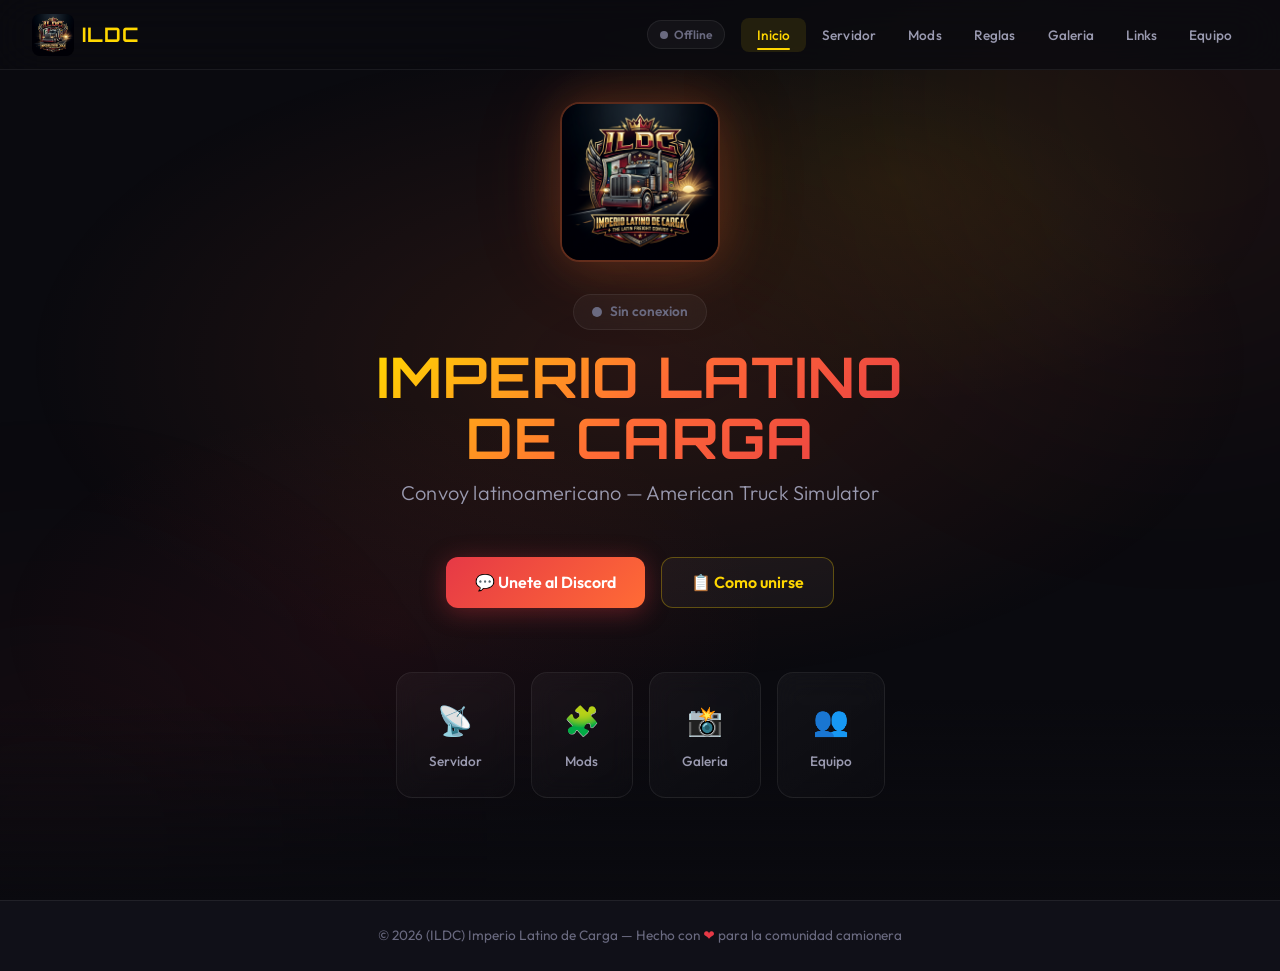
<file: index.html>
<!DOCTYPE html>
<html lang="es">

<head>
  <meta charset="UTF-8">
  <meta name="viewport" content="width=device-width, initial-scale=1.0">
  <title>ILDC Website | Convoy Latino de ATS</title>
  <meta name="description"
    content="Unete al Imperio Latino de Carga. Ranking en vivo, galeria de rutas y la mejor comunidad de American Truck Simulator.">
  <meta name="theme-color" content="#ff9900">
  <meta name="referrer" content="no-referrer">
  <!-- Open Graph -->
  <meta property="og:type" content="website">
  <meta property="og:url" content="https://samigamin.github.io/ildc-website/">
  <meta property="og:title" content="ILDC - Dominando las rutas de ATS &#x1F69B;">
  <meta property="og:description"
    content="Mira nuestro ranking de conductores, descarga nuestros mods y unete a nuestras rutas diarias. El asfalto nos espera!">
  <meta property="og:image"
    content="https://raw.githubusercontent.com/SamiGamin/ildc-website/master/img/og-preview.png">
  <meta property="og:image:width" content="1200">
  <meta property="og:image:height" content="630">
  <meta property="og:image:alt" content="Logo de ILDC con fondo de camion en la ruta">
  <!-- Twitter Card -->
  <meta name="twitter:card" content="summary_large_image">
  <meta name="twitter:title" content="ILDC - Convoy Latino">
  <meta name="twitter:description" content="Ranking en vivo, mods y la mejor comunidad de ATS">
  <meta name="twitter:image"
    content="https://raw.githubusercontent.com/SamiGamin/ildc-website/master/img/og-preview.png">
  <link rel="icon" href="img/logo.png">
  <link rel="manifest" href="manifest.json">
  <link rel="apple-touch-icon" href="img/logo.png">
  <link rel="stylesheet" href="style.css?v=7">
</head>

<body>

  <!-- NAV -->
  <nav id="navbar">
    <a href="index.html" class="nav-logo">
      <img src="img/logo.png" alt="ILDC Logo" width="42" height="42">
      <span>ILDC</span>
    </a>
    <div class="nav-status" id="navStatus"></div>
    <button class="menu-toggle" id="menuToggle" aria-label="Abrir menu">&#9776;</button>
    <ul class="nav-links" id="navLinks">
      <li><a href="index.html" class="active">Inicio</a></li>
      <li><a href="servidor.html">Servidor</a></li>
      <li><a href="mods.html">Mods</a></li>
      <li><a href="reglas.html">Reglas</a></li>
      <li><a href="galeria.html">Galeria</a></li>
      <li><a href="links.html">Links</a></li>
      <li><a href="equipo.html">Equipo</a></li>
    </ul>
  </nav>

  <!-- HERO -->
  <section class="hero">
    <div class="hero-content fade-in">
      <img src="img/logo.png" alt="ILDC Logo" class="hero-logo" width="160" height="160">
      <!-- Live status badge -->
      <div class="live-status" id="liveStatus">
        <span class="status-dot"></span>
        <span class="status-text">Verificando...</span>
      </div>
      <h1>IMPERIO LATINO<br>DE CARGA</h1>
      <p class="subtitle">Convoy latinoamericano &#x2014; American Truck Simulator</p>
      <div class="hero-buttons">
        <a href="https://discord.gg/fw8rq38Ewy" class="btn btn-primary" target="_blank" rel="noopener">&#x1F4AC; Unete
          al Discord</a>
        <a href="servidor.html" class="btn btn-secondary">&#x1F4CB; Como unirse</a>
      </div>
      <div class="page-nav-hints">
        <a href="servidor.html" class="hint-card">
          <span class="hint-icon">&#x1F4E1;</span>
          <span>Servidor</span>
        </a>
        <a href="mods.html" class="hint-card">
          <span class="hint-icon">&#x1F9E9;</span>
          <span>Mods</span>
        </a>
        <a href="galeria.html" class="hint-card">
          <span class="hint-icon">&#x1F4F8;</span>
          <span>Galeria</span>
        </a>
        <a href="equipo.html" class="hint-card">
          <span class="hint-icon">&#x1F465;</span>
          <span>Equipo</span>
        </a>
      </div>
    </div>
  </section>

  <footer>
    <p>&#xA9; 2026 (ILDC) Imperio Latino de Carga &#x2014; Hecho con <span class="heart">&#x2764;</span> para la
      comunidad camionera</p>
  </footer>

  <script src="nav.js"></script>
  <script src="status.js"></script>
</body>

</html>
</file>
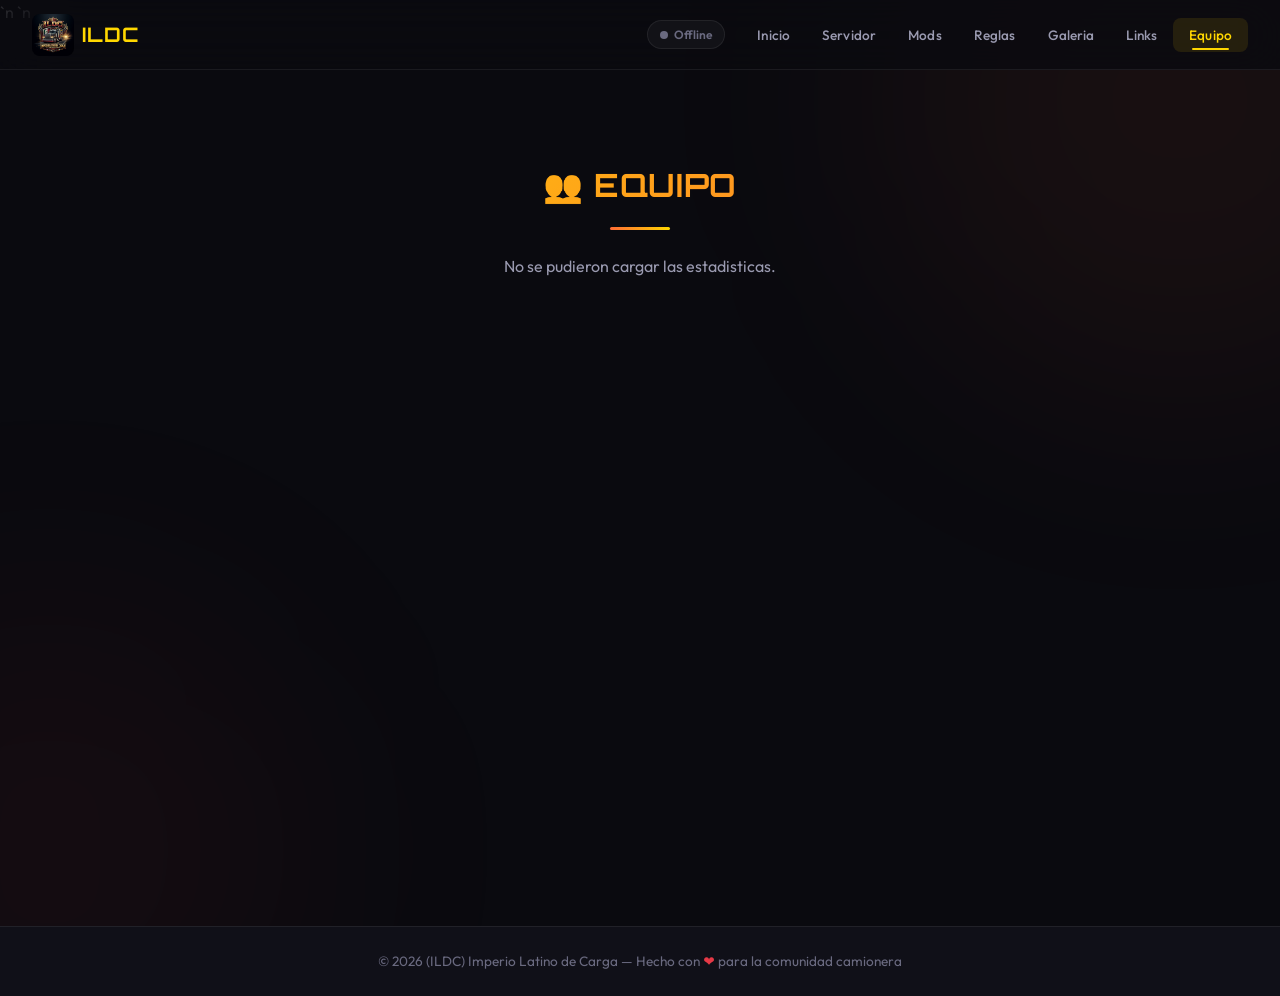
<file: equipo.html>
<!DOCTYPE html>
<html lang="es">

<head>
    <meta charset="UTF-8">
    <meta name="viewport" content="width=device-width, initial-scale=1.0">
    <title>Equipo | ILDC - Imperio Latino de Carga</title>
    <meta name="description" content="Equipo del convoy ILDC. Ranking de jugadores, tiempo de juego y estadisticas.">
    <meta name="theme-color" content="#ff9900">
    <!-- Open Graph -->
    <meta property="og:type" content="website">
    <meta property="og:url" content="https://samigamin.github.io/ildc-website/equipo.html">
    <meta property="og:title" content="Ranking de Conductores | Quien es el Rey de la Ruta?">
    <meta property="og:description"
        content="Mira quien lleva mas horas en la carretera. Estadisticas en vivo del convoy ILDC.">
    <meta property="og:image"
        content="https://raw.githubusercontent.com/SamiGamin/ildc-website/master/img/og-preview.png">
    <meta property="og:image:width" content="1200">
    <meta property="og:image:height" content="630">
    <meta name="twitter:card" content="summary_large_image">
    <meta name="twitter:title" content="Ranking ILDC - Rey de la Ruta">
    <meta name="twitter:image"
        content="https://raw.githubusercontent.com/SamiGamin/ildc-website/master/img/og-preview.png">
    <link rel="icon" href="img/logo.png">`n    <link rel="manifest" href="manifest.json">`n    <link rel="apple-touch-icon" href="img/logo.png">
    <link rel="stylesheet" href="style.css?v=7">
</head>

<body>

    <nav id="navbar">
        <a href="index.html" class="nav-logo">
            <img src="img/logo.png" alt="ILDC Logo" width="42" height="42">
            <span>ILDC</span>
        </a>
        <div class="nav-status" id="navStatus"></div>
        <button class="menu-toggle" id="menuToggle" aria-label="Abrir menu">&#9776;</button>
        <ul class="nav-links" id="navLinks">
            <li><a href="index.html">Inicio</a></li>
            <li><a href="servidor.html">Servidor</a></li>
            <li><a href="mods.html">Mods</a></li>
            <li><a href="reglas.html">Reglas</a></li>
            <li><a href="galeria.html">Galeria</a></li>
            <li><a href="links.html">Links</a></li>
            <li><a href="equipo.html" class="active">Equipo</a></li>
        </ul>
    </nav>

    <main class="page-main">
        <div class="page-content">
            <h2 class="section-title fade-in">&#x1F465; EQUIPO</h2>
            <p class="section-subtitle fade-in" id="teamSubtitle">Cargando estadisticas...</p>
            <div class="members-grid" id="membersGrid"></div>
        </div>
    </main>

    <footer>
        <p>&#xA9; 2026 (ILDC) Imperio Latino de Carga &#x2014; Hecho con <span class="heart">&#x2764;</span> para la
            comunidad camionera</p>
    </footer>

    <script src="nav.js"></script>
    <script>
        async function loadTeam() {
            try {
                let res = await fetch('https://raw.githubusercontent.com/SamiGamin/ildc-website/master/stats.json');
                if (!res.ok) res = await fetch('stats.json');
                if (!res.ok) return;
                const stats = await res.json();
                const players = Object.entries(stats.players || {});
                if (players.length === 0) {
                    document.getElementById('teamSubtitle').textContent = 'Aun no hay miembros registrados. Unete al convoy!';
                    return;
                }
                players.sort((a, b) => b[1].totalMinutes - a[1].totalMinutes);
                const medals = ['\uD83E\uDD47', '\uD83E\uDD48', '\uD83E\uDD49'];
                const grid = document.getElementById('membersGrid');
                grid.innerHTML = '';
                document.getElementById('teamSubtitle').textContent =
                    players.length + ' camioneros \u2022 ' + (stats.totalSessions || 0) + ' convoys realizados';
                players.forEach(function (entry, i) {
                    const name = entry[0];
                    const data = entry[1];
                    const card = document.createElement('div');
                    card.className = 'member-card fade-in visible';
                    const hours = Math.floor(data.totalMinutes / 60);
                    const mins = data.totalMinutes % 60;
                    const timeStr = hours > 0 ? hours + 'h ' + mins + 'm' : mins + 'm';
                    const lastDate = data.lastSeen
                        ? new Date(data.lastSeen).toLocaleDateString('es-CO', { day: 'numeric', month: 'short' })
                        : 'N/A';
                    const medal = medals[i] || '\uD83D\uDE9B';
                    const badgeClass = i === 0 ? 'badge-leader' : i < 3 ? 'badge-mod' : 'badge-member';
                    const badgeText = i === 0 ? 'Top 1' : i === 1 ? 'Top 2' : i === 2 ? 'Top 3' : 'Camionero';
                    card.innerHTML =
                        '<div class="member-avatar">' + medal + '</div>' +
                        '<p class="member-name">' + name + '</p>' +
                        '<p class="member-role">\u23F1\uFE0F ' + timeStr + ' \u2022 ' + data.connections + ' viajes</p>' +
                        '<p class="member-role" style="font-size:0.75rem;margin-top:0.2rem">\uD83D\uDCC5 Visto: ' + lastDate + '</p>' +
                        '<span class="member-badge ' + badgeClass + '">' + badgeText + '</span>';
                    grid.appendChild(card);
                });
            } catch (e) {
                document.getElementById('teamSubtitle').textContent = 'No se pudieron cargar las estadisticas.';
            }
        }
        loadTeam();
    </script>
    <script src="status.js"></script>
</body>

</html>
</file>
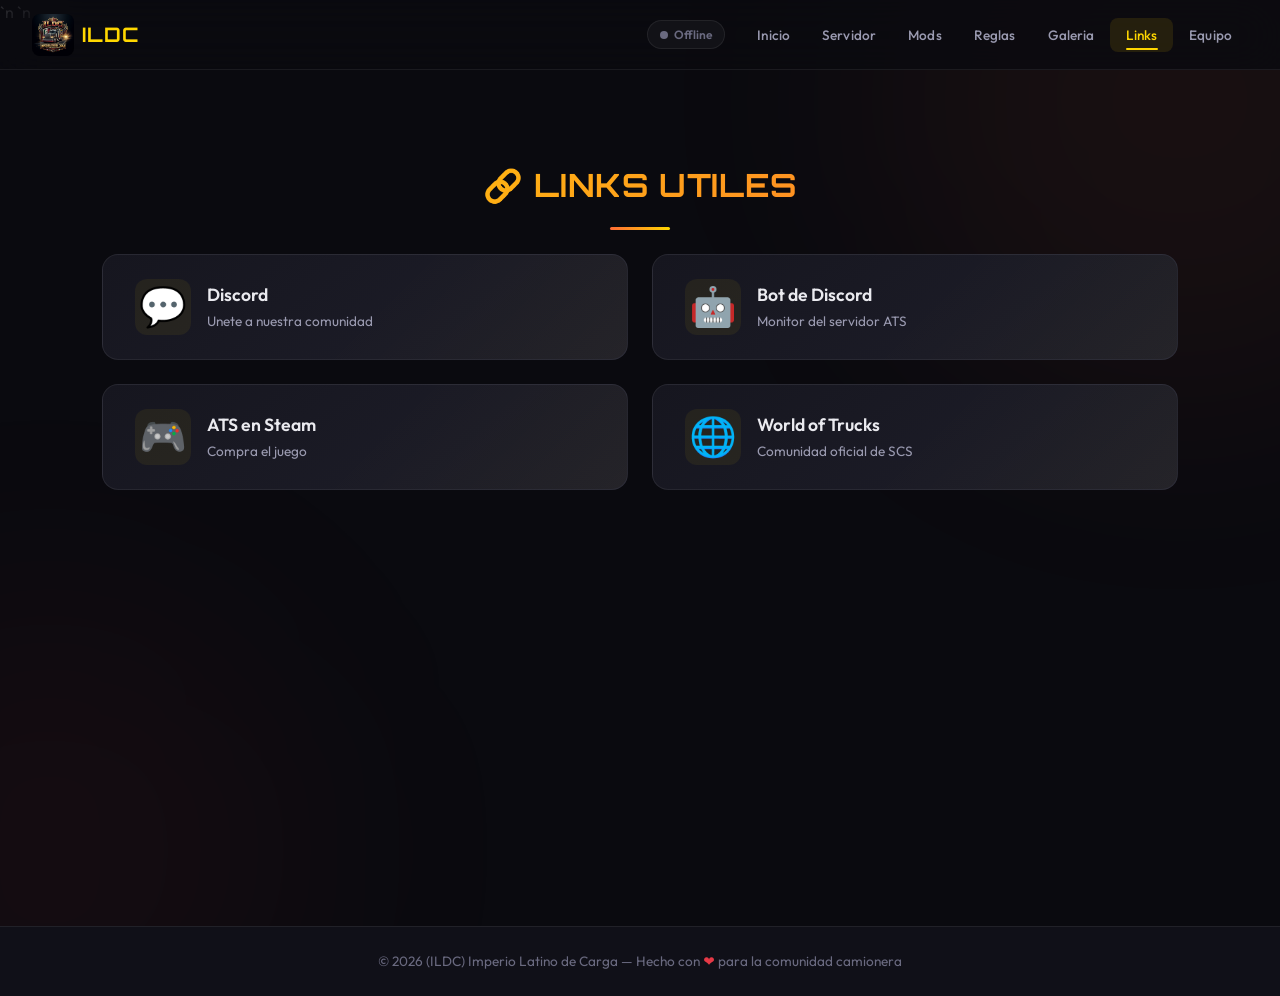
<file: links.html>
<!DOCTYPE html>
<html lang="es">

<head>
    <meta charset="UTF-8">
    <meta name="viewport" content="width=device-width, initial-scale=1.0">
    <title>Links | ILDC - Imperio Latino de Carga</title>
    <meta name="description" content="Links utiles del convoy ILDC. Discord, Steam, bots y mas.">
    <meta name="theme-color" content="#ff9900">
    <!-- Open Graph -->
    <meta property="og:type" content="website">
    <meta property="og:url" content="https://samigamin.github.io/ildc-website/links.html">
    <meta property="og:title" content="Links ILDC | Todos Nuestros Recursos">
    <meta property="og:description"
        content="Discord, Steam Workshop, bots y mas. Todo lo que necesitas para rodar con ILDC.">
    <meta property="og:image"
        content="https://raw.githubusercontent.com/SamiGamin/ildc-website/master/img/og-preview.png">
    <meta property="og:image:width" content="1200">
    <meta property="og:image:height" content="630">
    <meta name="twitter:card" content="summary_large_image">
    <meta name="twitter:title" content="Links ILDC - Recursos">
    <meta name="twitter:image"
        content="https://raw.githubusercontent.com/SamiGamin/ildc-website/master/img/og-preview.png">
    <link rel="icon" href="img/logo.png">`n    <link rel="manifest" href="manifest.json">`n    <link rel="apple-touch-icon" href="img/logo.png">
    <link rel="stylesheet" href="style.css?v=7">
</head>

<body>

    <nav id="navbar">
        <a href="index.html" class="nav-logo">
            <img src="img/logo.png" alt="ILDC Logo" width="42" height="42">
            <span>ILDC</span>
        </a>
        <div class="nav-status" id="navStatus"></div>
        <button class="menu-toggle" id="menuToggle" aria-label="Abrir menu">&#9776;</button>
        <ul class="nav-links" id="navLinks">
            <li><a href="index.html">Inicio</a></li>
            <li><a href="servidor.html">Servidor</a></li>
            <li><a href="mods.html">Mods</a></li>
            <li><a href="reglas.html">Reglas</a></li>
            <li><a href="galeria.html">Galeria</a></li>
            <li><a href="links.html" class="active">Links</a></li>
            <li><a href="equipo.html">Equipo</a></li>
        </ul>
    </nav>

    <main class="page-main">
        <div class="page-content">
            <h2 class="section-title fade-in">&#x1F517; LINKS UTILES</h2>
            <div class="links-grid">
                <a href="https://discord.gg/fw8rq38Ewy" class="link-card fade-in" target="_blank" rel="noopener">
                    <span class="link-icon">&#x1F4AC;</span>
                    <div class="link-info">
                        <h3>Discord</h3>
                        <p>Unete a nuestra comunidad</p>
                    </div>
                </a>
                <a href="https://github.com/SamiGamin/ats-discord-bot" class="link-card fade-in" target="_blank"
                    rel="noopener">
                    <span class="link-icon">&#x1F916;</span>
                    <div class="link-info">
                        <h3>Bot de Discord</h3>
                        <p>Monitor del servidor ATS</p>
                    </div>
                </a>
                <a href="https://store.steampowered.com/app/270880/American_Truck_Simulator/" class="link-card fade-in"
                    target="_blank" rel="noopener">
                    <span class="link-icon">&#x1F3AE;</span>
                    <div class="link-info">
                        <h3>ATS en Steam</h3>
                        <p>Compra el juego</p>
                    </div>
                </a>
                <a href="https://worldoftrucks.com" class="link-card fade-in" target="_blank" rel="noopener">
                    <span class="link-icon">&#x1F310;</span>
                    <div class="link-info">
                        <h3>World of Trucks</h3>
                        <p>Comunidad oficial de SCS</p>
                    </div>
                </a>
            </div>
        </div>
    </main>

    <footer>
        <p>&#xA9; 2026 (ILDC) Imperio Latino de Carga &#x2014; Hecho con <span class="heart">&#x2764;</span> para la
            comunidad camionera</p>
    </footer>

    <script src="nav.js"></script>
    <script src="status.js"></script>
</body>

</html>
</file>
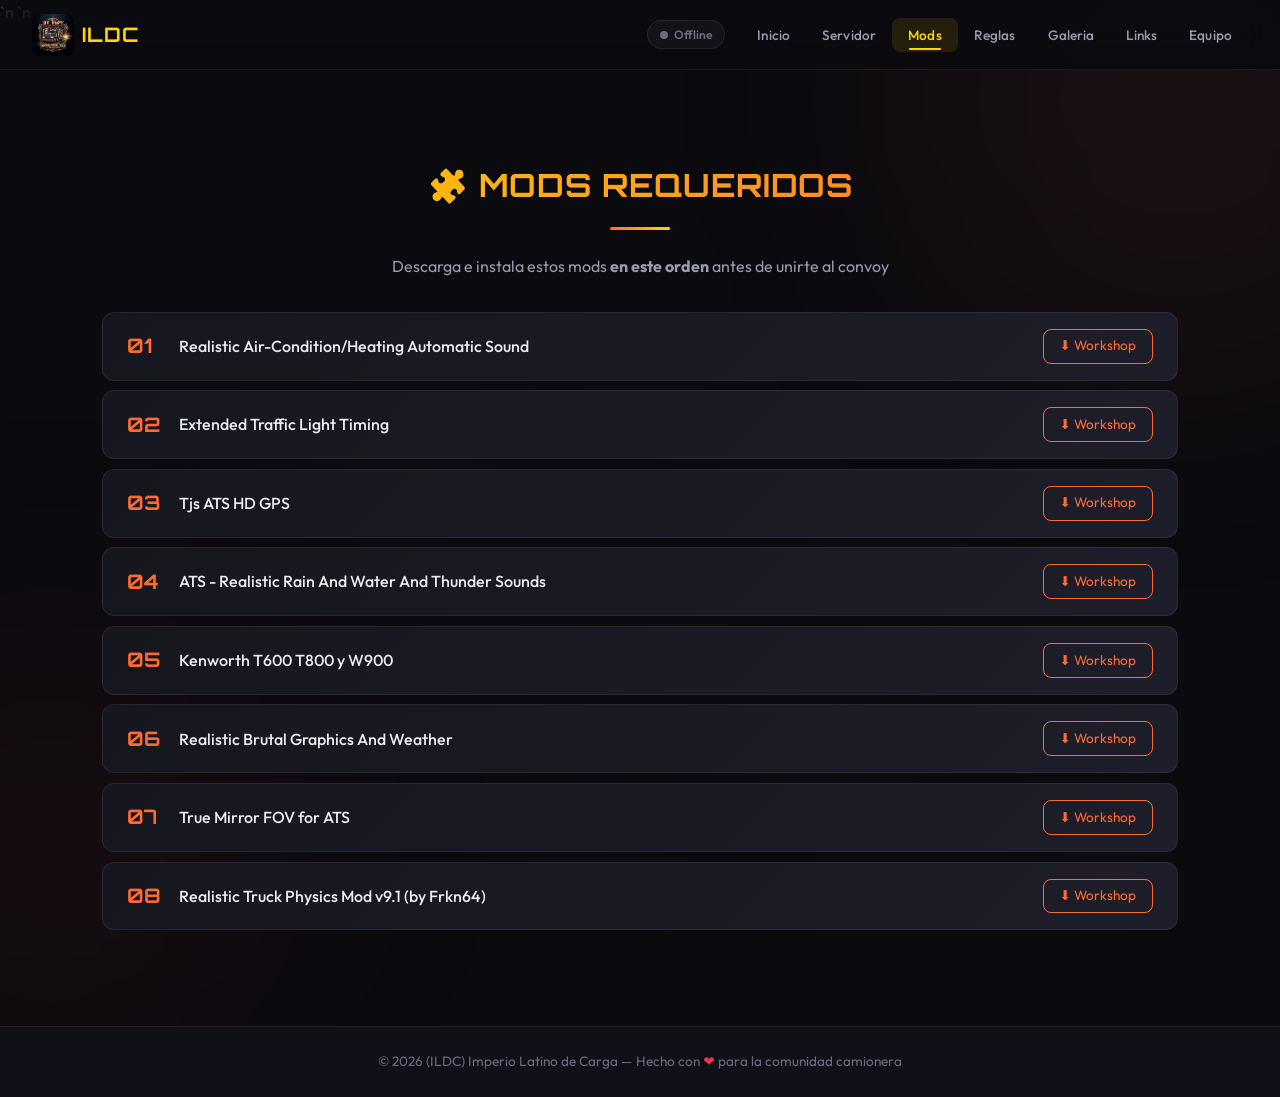
<file: mods.html>
<!DOCTYPE html>
<html lang="es">

<head>
    <meta charset="UTF-8">
    <meta name="viewport" content="width=device-width, initial-scale=1.0">
    <title>Mods | ILDC - Imperio Latino de Carga</title>
    <meta name="description" content="Lista de mods requeridos para unirse al convoy ILDC de American Truck Simulator.">
    <meta name="theme-color" content="#ff9900">
    <!-- Open Graph -->
    <meta property="og:type" content="website">
    <meta property="og:url" content="https://samigamin.github.io/ildc-website/mods.html">
    <meta property="og:title" content="Mods ILDC | Descarga y Prepara tu Camion">
    <meta property="og:description"
        content="8 mods esenciales para la mejor experiencia de convoy. Graficos realistas, fisica mejorada y mas.">
    <meta property="og:image"
        content="https://raw.githubusercontent.com/SamiGamin/ildc-website/master/img/og-preview.png">
    <meta property="og:image:width" content="1200">
    <meta property="og:image:height" content="630">
    <meta name="twitter:card" content="summary_large_image">
    <meta name="twitter:title" content="Mods ILDC - Prepara tu Camion">
    <meta name="twitter:image"
        content="https://raw.githubusercontent.com/SamiGamin/ildc-website/master/img/og-preview.png">
    <link rel="icon" href="img/logo.png">`n    <link rel="manifest" href="manifest.json">`n    <link rel="apple-touch-icon" href="img/logo.png">
    <link rel="stylesheet" href="style.css?v=7">
</head>

<body>

    <nav id="navbar">
        <a href="index.html" class="nav-logo">
            <img src="img/logo.png" alt="ILDC Logo" width="42" height="42">
            <span>ILDC</span>
        </a>
        <div class="nav-status" id="navStatus"></div>
        <button class="menu-toggle" id="menuToggle" aria-label="Abrir menu">&#9776;</button>
        <ul class="nav-links" id="navLinks">
            <li><a href="index.html">Inicio</a></li>
            <li><a href="servidor.html">Servidor</a></li>
            <li><a href="mods.html" class="active">Mods</a></li>
            <li><a href="reglas.html">Reglas</a></li>
            <li><a href="galeria.html">Galeria</a></li>
            <li><a href="links.html">Links</a></li>
            <li><a href="equipo.html">Equipo</a></li>
        </ul>
    </nav>

    <main class="page-main">
        <div class="page-content">
            <h2 class="section-title fade-in">&#x1F9E9; MODS REQUERIDOS</h2>
            <p class="section-subtitle fade-in">Descarga e instala estos mods <strong>en este orden</strong> antes de
                unirte al convoy</p>
            <div class="mod-list">
                <div class="mod-item fade-in">
                    <div class="mod-info"><span class="mod-number">01</span><span class="mod-name">Realistic
                            Air-Condition/Heating Automatic Sound</span></div>
                    <a href="https://steamcommunity.com/sharedfiles/filedetails/?id=3618145782" class="mod-link"
                        target="_blank" rel="noopener">&#x2B07; Workshop</a>
                </div>
                <div class="mod-item fade-in">
                    <div class="mod-info"><span class="mod-number">02</span><span class="mod-name">Extended Traffic
                            Light Timing</span></div>
                    <a href="https://steamcommunity.com/sharedfiles/filedetails/?id=2164516577" class="mod-link"
                        target="_blank" rel="noopener">&#x2B07; Workshop</a>
                </div>
                <div class="mod-item fade-in">
                    <div class="mod-info"><span class="mod-number">03</span><span class="mod-name">Tjs ATS HD GPS</span>
                    </div>
                    <a href="https://steamcommunity.com/sharedfiles/filedetails/?id=3134138996" class="mod-link"
                        target="_blank" rel="noopener">&#x2B07; Workshop</a>
                </div>
                <div class="mod-item fade-in">
                    <div class="mod-info"><span class="mod-number">04</span><span class="mod-name">ATS - Realistic Rain
                            And Water And Thunder Sounds</span></div>
                    <a href="https://steamcommunity.com/sharedfiles/filedetails/?id=3103012397" class="mod-link"
                        target="_blank" rel="noopener">&#x2B07; Workshop</a>
                </div>
                <div class="mod-item fade-in">
                    <div class="mod-info"><span class="mod-number">05</span><span class="mod-name">Kenworth T600 T800 y
                            W900</span></div>
                    <a href="https://steamcommunity.com/sharedfiles/filedetails/?id=3409551902" class="mod-link"
                        target="_blank" rel="noopener">&#x2B07; Workshop</a>
                </div>
                <div class="mod-item fade-in">
                    <div class="mod-info"><span class="mod-number">06</span><span class="mod-name">Realistic Brutal
                            Graphics And Weather</span></div>
                    <a href="https://steamcommunity.com/sharedfiles/filedetails/?id=3103055868" class="mod-link"
                        target="_blank" rel="noopener">&#x2B07; Workshop</a>
                </div>
                <div class="mod-item fade-in">
                    <div class="mod-info"><span class="mod-number">07</span><span class="mod-name">True Mirror FOV for
                            ATS</span></div>
                    <a href="https://steamcommunity.com/sharedfiles/filedetails/?id=1823739259" class="mod-link"
                        target="_blank" rel="noopener">&#x2B07; Workshop</a>
                </div>
                <div class="mod-item fade-in">
                    <div class="mod-info"><span class="mod-number">08</span><span class="mod-name">Realistic Truck
                            Physics Mod v9.1 (by Frkn64)</span></div>
                    <a href="https://steamcommunity.com/sharedfiles/filedetails/?id=2254213086" class="mod-link"
                        target="_blank" rel="noopener">&#x2B07; Workshop</a>
                </div>
            </div>
        </div>
    </main>

    <footer>
        <p>&#xA9; 2026 (ILDC) Imperio Latino de Carga &#x2014; Hecho con <span class="heart">&#x2764;</span> para la
            comunidad camionera</p>
    </footer>

    <script src="nav.js"></script>
    <script src="status.js"></script>
</body>

</html>
</file>
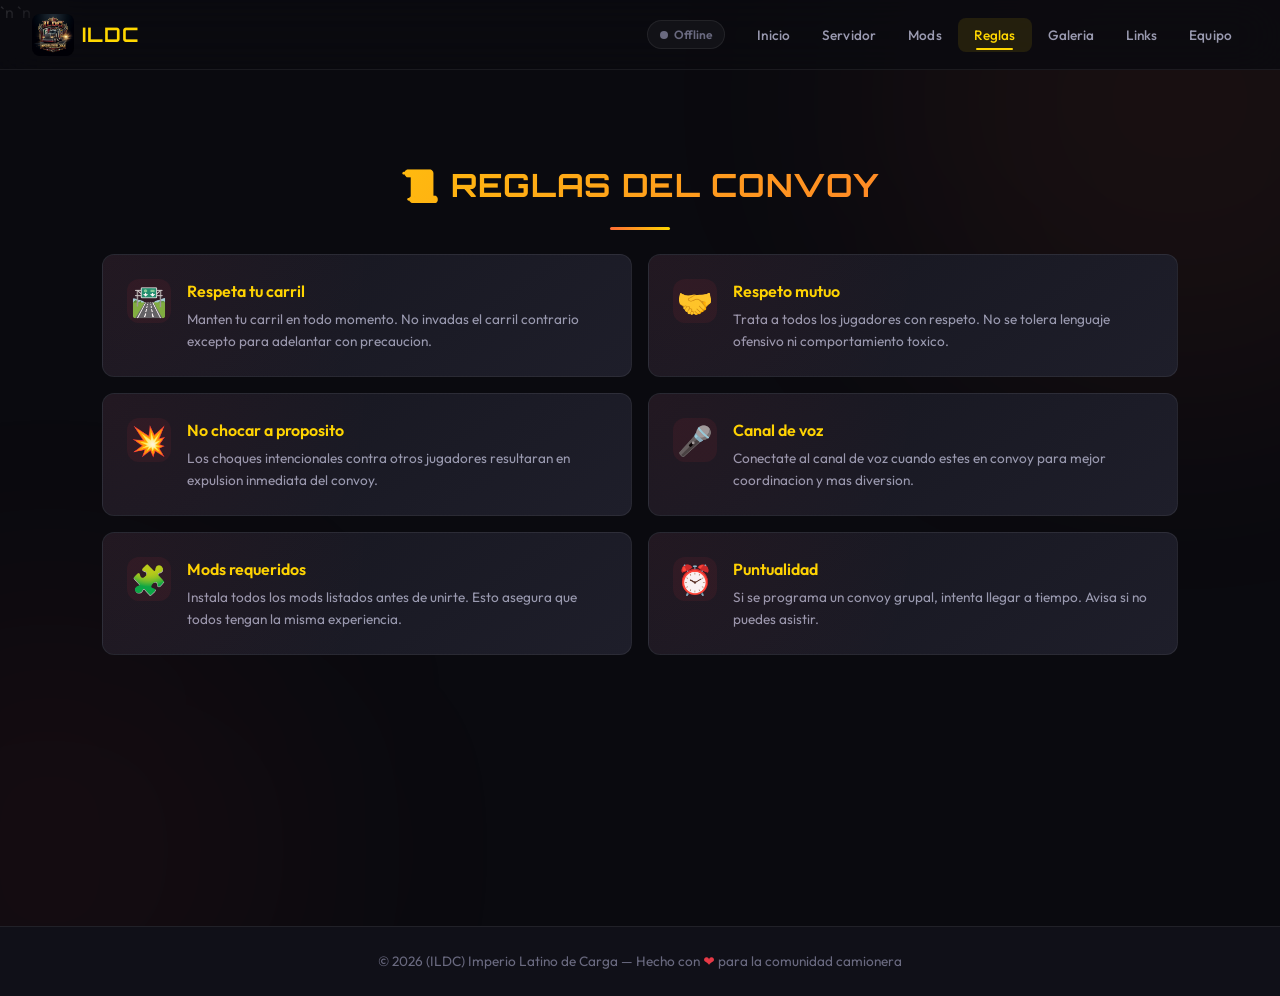
<file: reglas.html>
<!DOCTYPE html>
<html lang="es">

<head>
    <meta charset="UTF-8">
    <meta name="viewport" content="width=device-width, initial-scale=1.0">
    <title>Reglas | ILDC - Imperio Latino de Carga</title>
    <meta name="description" content="Reglas del convoy ILDC. Respeto, seguridad y buena ruta para todos.">
    <meta name="theme-color" content="#ff9900">
    <!-- Open Graph -->
    <meta property="og:type" content="website">
    <meta property="og:url" content="https://samigamin.github.io/ildc-website/reglas.html">
    <meta property="og:title" content="Reglas del Convoy | Respeto en la Ruta">
    <meta property="og:description"
        content="Las reglas que hacen de ILDC la mejor comunidad. Respeto, seguridad y buena ruta para todos.">
    <meta property="og:image"
        content="https://raw.githubusercontent.com/SamiGamin/ildc-website/master/img/og-preview.png">
    <meta property="og:image:width" content="1200">
    <meta property="og:image:height" content="630">
    <meta name="twitter:card" content="summary_large_image">
    <meta name="twitter:title" content="Reglas ILDC - Respeto en la Ruta">
    <meta name="twitter:image"
        content="https://raw.githubusercontent.com/SamiGamin/ildc-website/master/img/og-preview.png">
    <link rel="icon" href="img/logo.png">`n    <link rel="manifest" href="manifest.json">`n    <link rel="apple-touch-icon" href="img/logo.png">
    <link rel="stylesheet" href="style.css?v=7">
</head>

<body>

    <nav id="navbar">
        <a href="index.html" class="nav-logo">
            <img src="img/logo.png" alt="ILDC Logo" width="42" height="42">
            <span>ILDC</span>
        </a>
        <div class="nav-status" id="navStatus"></div>
        <button class="menu-toggle" id="menuToggle" aria-label="Abrir menu">&#9776;</button>
        <ul class="nav-links" id="navLinks">
            <li><a href="index.html">Inicio</a></li>
            <li><a href="servidor.html">Servidor</a></li>
            <li><a href="mods.html">Mods</a></li>
            <li><a href="reglas.html" class="active">Reglas</a></li>
            <li><a href="galeria.html">Galeria</a></li>
            <li><a href="links.html">Links</a></li>
            <li><a href="equipo.html">Equipo</a></li>
        </ul>
    </nav>

    <main class="page-main">
        <div class="page-content">
            <h2 class="section-title fade-in">&#x1F4DC; REGLAS DEL CONVOY</h2>
            <div class="rules-list">
                <div class="rule fade-in">
                    <span class="rule-icon">&#x1F6E3;&#xFE0F;</span>
                    <div>
                        <h4>Respeta tu carril</h4>
                        <p>Manten tu carril en todo momento. No invadas el carril contrario excepto para adelantar con
                            precaucion.</p>
                    </div>
                </div>
                <div class="rule fade-in">
                    <span class="rule-icon">&#x1F91D;</span>
                    <div>
                        <h4>Respeto mutuo</h4>
                        <p>Trata a todos los jugadores con respeto. No se tolera lenguaje ofensivo ni comportamiento
                            toxico.</p>
                    </div>
                </div>
                <div class="rule fade-in">
                    <span class="rule-icon">&#x1F4A5;</span>
                    <div>
                        <h4>No chocar a proposito</h4>
                        <p>Los choques intencionales contra otros jugadores resultaran en expulsion inmediata del
                            convoy.</p>
                    </div>
                </div>
                <div class="rule fade-in">
                    <span class="rule-icon">&#x1F3A4;</span>
                    <div>
                        <h4>Canal de voz</h4>
                        <p>Conectate al canal de voz cuando estes en convoy para mejor coordinacion y mas diversion.</p>
                    </div>
                </div>
                <div class="rule fade-in">
                    <span class="rule-icon">&#x1F9E9;</span>
                    <div>
                        <h4>Mods requeridos</h4>
                        <p>Instala todos los mods listados antes de unirte. Esto asegura que todos tengan la misma
                            experiencia.</p>
                    </div>
                </div>
                <div class="rule fade-in">
                    <span class="rule-icon">&#x23F0;</span>
                    <div>
                        <h4>Puntualidad</h4>
                        <p>Si se programa un convoy grupal, intenta llegar a tiempo. Avisa si no puedes asistir.</p>
                    </div>
                </div>
            </div>
        </div>
    </main>

    <footer>
        <p>&#xA9; 2026 (ILDC) Imperio Latino de Carga &#x2014; Hecho con <span class="heart">&#x2764;</span> para la
            comunidad camionera</p>
    </footer>

    <script src="nav.js"></script>
    <script src="status.js"></script>
</body>

</html>
</file>
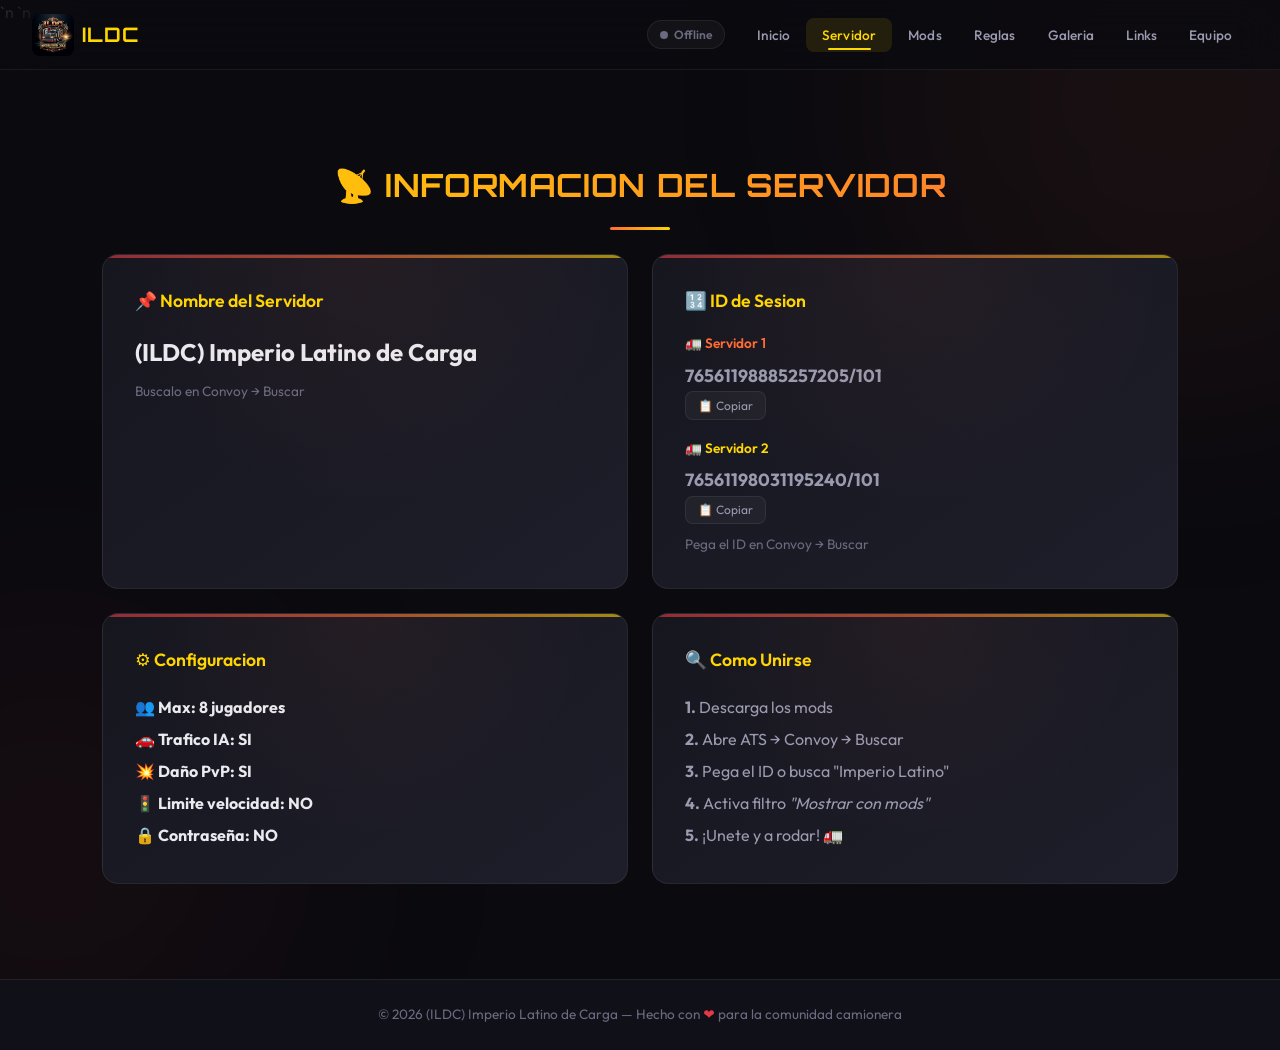
<file: servidor.html>
<!DOCTYPE html>
<html lang="es">

<head>
    <meta charset="UTF-8">
    <meta name="viewport" content="width=device-width, initial-scale=1.0">
    <title>Servidor | ILDC - Imperio Latino de Carga</title>
    <meta name="description"
        content="Informacion del servidor de convoy de ILDC. IDs de sesion, configuracion y como unirse.">
    <meta name="theme-color" content="#ff9900">
    <!-- Open Graph -->
    <meta property="og:type" content="website">
    <meta property="og:url" content="https://samigamin.github.io/ildc-website/servidor.html">
    <meta property="og:title" content="Servidor ILDC | Conectate y Rueda Con Nosotros">
    <meta property="og:description"
        content="IDs de sesion, configuracion del servidor y guia paso a paso para unirte al convoy.">
    <meta property="og:image"
        content="https://raw.githubusercontent.com/SamiGamin/ildc-website/master/img/og-preview.png">
    <meta property="og:image:width" content="1200">
    <meta property="og:image:height" content="630">
    <meta name="twitter:card" content="summary_large_image">
    <meta name="twitter:title" content="Servidor ILDC - Como Unirse">
    <meta name="twitter:image"
        content="https://raw.githubusercontent.com/SamiGamin/ildc-website/master/img/og-preview.png">
    <link rel="icon" href="img/logo.png">`n    <link rel="manifest" href="manifest.json">`n    <link rel="apple-touch-icon" href="img/logo.png">
    <link rel="stylesheet" href="style.css?v=7">
</head>

<body>

    <nav id="navbar">
        <a href="index.html" class="nav-logo">
            <img src="img/logo.png" alt="ILDC Logo" width="42" height="42">
            <span>ILDC</span>
        </a>
        <div class="nav-status" id="navStatus"></div>
        <button class="menu-toggle" id="menuToggle" aria-label="Abrir menu">&#9776;</button>
        <ul class="nav-links" id="navLinks">
            <li><a href="index.html">Inicio</a></li>
            <li><a href="servidor.html" class="active">Servidor</a></li>
            <li><a href="mods.html">Mods</a></li>
            <li><a href="reglas.html">Reglas</a></li>
            <li><a href="galeria.html">Galeria</a></li>
            <li><a href="links.html">Links</a></li>
            <li><a href="equipo.html">Equipo</a></li>
        </ul>
    </nav>

    <main class="page-main">
        <div class="page-content">
            <h2 class="section-title fade-in">&#x1F4E1; INFORMACION DEL SERVIDOR</h2>
            <div class="info-grid">
                <div class="info-card fade-in">
                    <h3>&#x1F4CC; Nombre del Servidor</h3>
                    <p class="value">(ILDC) Imperio Latino de Carga</p>
                    <p class="label">Buscalo en Convoy &#x2192; Buscar</p>
                </div>
                <div class="info-card fade-in">
                    <h3>&#x1F522; ID de Sesion</h3>
                    <div class="server-block">
                        <p class="server-tag s1">&#x1F69B; Servidor 1</p>
                        <p class="session-value" id="sessionId1">76561198885257205/101</p>
                        <button class="copy-btn" onclick="copyText('sessionId1')">&#x1F4CB; Copiar</button>
                    </div>
                    <div class="server-block">
                        <p class="server-tag s2">&#x1F69B; Servidor 2</p>
                        <p class="session-value" id="sessionId2">76561198031195240/101</p>
                        <button class="copy-btn" onclick="copyText('sessionId2')">&#x1F4CB; Copiar</button>
                    </div>
                    <p class="label">Pega el ID en Convoy &#x2192; Buscar</p>
                </div>
                <div class="info-card fade-in">
                    <h3>&#x2699;&#xFE0F; Configuracion</h3>
                    <p class="value" style="font-size:1rem;line-height:2">
                        &#x1F465; Max: <strong>8 jugadores</strong><br>
                        &#x1F697; Trafico IA: <strong>SI</strong><br>
                        &#x1F4A5; Da&#xF1;o PvP: <strong>SI</strong><br>
                        &#x1F6A6; Limite velocidad: <strong>NO</strong><br>
                        &#x1F512; Contrase&#xF1;a: <strong>NO</strong>
                    </p>
                </div>
                <div class="info-card fade-in">
                    <h3>&#x1F50D; Como Unirse</h3>
                    <p style="color:var(--text2);line-height:2">
                        <strong>1.</strong> Descarga los mods<br>
                        <strong>2.</strong> Abre ATS &#x2192; Convoy &#x2192; Buscar<br>
                        <strong>3.</strong> Pega el ID o busca "Imperio Latino"<br>
                        <strong>4.</strong> Activa filtro <em>"Mostrar con mods"</em><br>
                        <strong>5.</strong> &#xA1;Unete y a rodar! &#x1F69B;
                    </p>
                </div>
            </div>
        </div>
    </main>

    <footer>
        <p>&#xA9; 2026 (ILDC) Imperio Latino de Carga &#x2014; Hecho con <span class="heart">&#x2764;</span> para la
            comunidad camionera</p>
    </footer>

    <script src="nav.js"></script>
    <script src="status.js"></script>
</body>

</html>
</file>
<file: style.css>
﻿/* ═══════════════════════════════════════════════════════
   ILDC — Imperio Latino de Carga
   Design System · Tab-Based SPA · Premium UI
   ═══════════════════════════════════════════════════════ */

@import url('https://fonts.googleapis.com/css2?family=Outfit:wght@300;400;500;600;700;800&family=Orbitron:wght@700;900&display=swap');

/* --- DESIGN TOKENS --- */
:root {
  /* Colors */
  --bg: #0a0a0f;
  --bg2: #101018;
  --bg3: #16161f;
  --bg4: #1e1e2a;
  --bg5: #262635;

  --red: #e63946;
  --red-glow: rgba(230, 57, 70, 0.35);
  --gold: #ffd700;
  --gold2: #d4a017;
  --gold-glow: rgba(255, 215, 0, 0.2);
  --accent: #ff6b35;
  --accent-glow: rgba(255, 107, 53, 0.25);
  --blue: #818cf8;
  --green: #34d399;

  --text: #eaeaef;
  --text2: #9a9ab0;
  --text3: #6a6a80;

  --glass: rgba(255, 255, 255, 0.04);
  --glass-hover: rgba(255, 255, 255, 0.08);
  --border: rgba(255, 255, 255, 0.07);
  --border-hover: rgba(255, 255, 255, 0.14);

  /* Spacing scale */
  --sp-xs: 0.25rem;
  --sp-sm: 0.5rem;
  --sp-md: 1rem;
  --sp-lg: 1.5rem;
  --sp-xl: 2rem;
  --sp-2xl: 3rem;
  --sp-3xl: 4rem;
  --sp-4xl: 6rem;

  /* Typography */
  --ff-body: 'Outfit', system-ui, -apple-system, sans-serif;
  --ff-display: 'Orbitron', var(--ff-body);

  --fs-xs: 0.75rem;
  --fs-sm: 0.85rem;
  --fs-base: 1rem;
  --fs-md: 1.1rem;
  --fs-lg: 1.25rem;
  --fs-xl: 1.5rem;
  --fs-2xl: 2rem;
  --fs-3xl: 2.5rem;
  --fs-4xl: 3.5rem;

  /* Radius */
  --r-sm: 8px;
  --r-md: 12px;
  --r-lg: 16px;
  --r-xl: 20px;
  --r-full: 50%;

  /* Shadows */
  --shadow-sm: 0 2px 8px rgba(0, 0, 0, 0.2);
  --shadow-md: 0 8px 24px rgba(0, 0, 0, 0.25);
  --shadow-lg: 0 12px 40px rgba(0, 0, 0, 0.35);
  --shadow-glow-red: 0 4px 25px var(--red-glow);
  --shadow-glow-gold: 0 4px 25px var(--gold-glow);
  --shadow-glow-accent: 0 4px 25px var(--accent-glow);

  /* Transitions */
  --tr-fast: 0.15s ease;
  --tr-base: 0.3s ease;
  --tr-slow: 0.5s ease;
  --tr-spring: 0.4s cubic-bezier(0.34, 1.56, 0.64, 1);

  /* Layout */
  --container-max: 1140px;
  --nav-height: 70px;
}

/* --- RESET --- */
*,
*::before,
*::after {
  margin: 0;
  padding: 0;
  box-sizing: border-box;
}

html {
  scroll-behavior: smooth;
  -webkit-text-size-adjust: 100%;
}

body {
  font-family: var(--ff-body);
  background: var(--bg);
  color: var(--text);
  overflow-x: hidden;
  line-height: 1.6;
  -webkit-font-smoothing: antialiased;
  -moz-osx-font-smoothing: grayscale;
}

/* Animated background orbs */
body::before,
body::after {
  content: '';
  position: fixed;
  border-radius: 50%;
  filter: blur(120px);
  z-index: -1;
  pointer-events: none;
  animation: floatOrb 20s ease-in-out infinite alternate;
}

body::before {
  width: 600px;
  height: 600px;
  background: rgba(255, 107, 53, 0.06);
  top: -200px;
  right: -200px;
}

body::after {
  width: 500px;
  height: 500px;
  background: rgba(230, 57, 70, 0.05);
  bottom: -200px;
  left: -200px;
  animation-delay: -10s;
}

img {
  max-width: 100%;
  height: auto;
  display: block;
}

a {
  color: inherit;
  text-decoration: none;
}

button {
  font-family: inherit;
  cursor: pointer;
}

ul {
  list-style: none;
}

/* --- UTILITY --- */
.container {
  width: 100%;
  max-width: var(--container-max);
  margin: 0 auto;
  padding: 0 var(--sp-xl);
}

.section-title {
  font-family: var(--ff-display);
  font-size: var(--fs-2xl);
  text-align: center;
  margin-bottom: var(--sp-lg);
  background: linear-gradient(135deg, var(--gold), var(--accent), var(--gold));
  background-size: 200% 200%;
  -webkit-background-clip: text;
  -webkit-text-fill-color: transparent;
  background-clip: text;
  letter-spacing: 0.02em;
  animation: shimmer 4s ease-in-out infinite;
  position: relative;
}

.section-title::after {
  content: '';
  display: block;
  width: 60px;
  height: 3px;
  background: linear-gradient(90deg, var(--accent), var(--gold));
  margin: var(--sp-md) auto 0;
  border-radius: 2px;
}

.section-subtitle {
  text-align: center;
  color: var(--text2);
  margin-bottom: var(--sp-xl);
  font-size: var(--fs-base);
  max-width: 600px;
  margin-left: auto;
  margin-right: auto;
}

/* ═══════════════════════════════════════════════════════
   MULTI-PAGE LAYOUT
   ═══════════════════════════════════════════════════════ */
.page-main {
  padding-top: var(--nav-height);
  min-height: 100vh;
  animation: pageIn 0.5s cubic-bezier(0.22, 1, 0.36, 1) forwards;
}

.page-content {
  max-width: var(--container-max);
  margin: 0 auto;
  padding: var(--sp-3xl) var(--sp-xl) var(--sp-4xl);
}

/* ═══════════════════════════════════════════════════════
   COMPONENT: Navbar
   ═══════════════════════════════════════════════════════ */
nav {
  position: fixed;
  top: 0;
  left: 0;
  width: 100%;
  z-index: 1000;
  height: var(--nav-height);
  padding: 0 var(--sp-xl);
  background: rgba(10, 10, 15, 0.8);
  backdrop-filter: blur(24px);
  -webkit-backdrop-filter: blur(24px);
  border-bottom: 1px solid var(--border);
  display: flex;
  justify-content: space-between;
  align-items: center;
  transition: var(--tr-base);
}

nav.scrolled {
  background: rgba(10, 10, 15, 0.95);
  height: 58px;
  box-shadow: var(--shadow-sm);
}

.nav-logo {
  display: flex;
  align-items: center;
  gap: var(--sp-sm);
  text-decoration: none;
  flex-shrink: 0;
  cursor: pointer;
}

.nav-logo img {
  height: 42px;
  width: 42px;
  border-radius: var(--r-sm);
  object-fit: cover;
  transition: var(--tr-base);
}

nav.scrolled .nav-logo img {
  height: 36px;
  width: 36px;
}

.nav-logo span {
  font-family: var(--ff-display);
  font-size: var(--fs-lg);
  color: var(--gold);
  font-weight: 700;
  letter-spacing: 0.05em;
}

/* --- Status Indicators --- */
.nav-status {
  display: flex;
  align-items: center;
  gap: 6px;
  font-size: var(--fs-xs);
  font-weight: 600;
  padding: 4px 12px;
  border-radius: 20px;
  border: 1px solid var(--border);
  background: var(--glass);
  color: var(--text3);
  margin-left: auto;
  margin-right: var(--sp-md);
  white-space: nowrap;
  transition: var(--tr-base);
}

.nav-status:empty {
  display: none;
}

.nav-status.online {
  border-color: rgba(52, 211, 153, 0.3);
  color: var(--green);
  background: rgba(52, 211, 153, 0.08);
}

.nav-status.offline {
  border-color: var(--border);
  color: var(--text3);
}

.status-dot-sm {
  width: 8px;
  height: 8px;
  border-radius: 50%;
  background: var(--text3);
  flex-shrink: 0;
}

.nav-status.online .status-dot-sm {
  background: var(--green);
  box-shadow: 0 0 8px rgba(52, 211, 153, 0.5);
  animation: statusPulse 2s ease-in-out infinite;
}

/* Hero status badge */
.live-status {
  display: inline-flex;
  align-items: center;
  gap: 8px;
  padding: 6px 18px;
  border-radius: 30px;
  font-size: var(--fs-sm);
  font-weight: 600;
  margin-bottom: var(--sp-md);
  border: 1px solid var(--border);
  background: var(--glass);
  backdrop-filter: blur(10px);
  color: var(--text3);
  transition: var(--tr-base);
}

.live-status.online {
  border-color: rgba(52, 211, 153, 0.4);
  color: var(--green);
  background: rgba(52, 211, 153, 0.08);
  box-shadow: 0 0 20px rgba(52, 211, 153, 0.1);
}

.live-status.offline {
  border-color: var(--border);
  color: var(--text3);
}

.status-dot {
  width: 10px;
  height: 10px;
  border-radius: 50%;
  background: var(--text3);
  flex-shrink: 0;
}

.live-status.online .status-dot {
  background: var(--green);
  box-shadow: 0 0 10px rgba(52, 211, 153, 0.6);
  animation: statusPulse 2s ease-in-out infinite;
}

@keyframes statusPulse {

  0%,
  100% {
    opacity: 1;
    transform: scale(1);
  }

  50% {
    opacity: 0.5;
    transform: scale(0.85);
  }
}

.nav-links {
  display: flex;
  gap: 0;
  align-items: center;
  list-style: none;
}

.nav-links li {
  list-style: none;
}

.nav-links a {
  color: var(--text2);
  text-decoration: none;
  font-weight: 500;
  font-size: var(--fs-sm);
  transition: var(--tr-base);
  position: relative;
  padding: var(--sp-sm) var(--sp-md);
  border-radius: var(--r-sm);
  letter-spacing: 0.01em;
}

.nav-links a:hover {
  color: var(--gold);
  background: rgba(255, 215, 0, 0.06);
}

.nav-links a.active {
  color: var(--gold);
  background: rgba(255, 215, 0, 0.1);
}

.nav-links a.active::after {
  content: '';
  position: absolute;
  bottom: 2px;
  left: 25%;
  right: 25%;
  height: 2px;
  background: var(--gold);
  border-radius: 1px;
}

/* Hamburger */
.menu-toggle {
  display: none;
  background: none;
  border: 1px solid var(--border);
  color: var(--text);
  font-size: 1.4rem;
  padding: var(--sp-xs) var(--sp-sm);
  border-radius: var(--r-sm);
  transition: var(--tr-base);
  line-height: 1;
}

.menu-toggle:hover {
  border-color: var(--gold);
  color: var(--gold);
}

/* ═══════════════════════════════════════════════════════
   COMPONENT: Hero (Inicio page)
   ═══════════════════════════════════════════════════════ */
.hero {
  min-height: 100vh;
  min-height: 100dvh;
  display: flex;
  align-items: center;
  justify-content: center;
  text-align: center;
  position: relative;
  padding: var(--sp-4xl) var(--sp-xl);
  overflow: hidden;
}

.hero::before {
  content: '';
  position: absolute;
  inset: 0;
  background:
    radial-gradient(ellipse 80% 60% at 50% 40%, rgba(255, 107, 53, 0.12) 0%, transparent 60%),
    radial-gradient(ellipse 60% 50% at 30% 70%, rgba(230, 57, 70, 0.08) 0%, transparent 50%),
    radial-gradient(ellipse 60% 50% at 70% 20%, rgba(255, 215, 0, 0.07) 0%, transparent 50%);
  z-index: 0;
  animation: heroPulse 8s ease-in-out infinite alternate;
}

.hero::after {
  content: '';
  position: absolute;
  bottom: 0;
  left: 0;
  right: 0;
  height: 200px;
  background: linear-gradient(transparent, var(--bg));
  z-index: 1;
}

.hero-content {
  position: relative;
  z-index: 2;
  animation: fadeUp 0.8s ease;
}

.hero-logo {
  width: 160px;
  height: 160px;
  border-radius: var(--r-xl);
  margin: 0 auto var(--sp-xl);
  box-shadow: 0 0 50px var(--accent-glow), 0 0 100px rgba(255, 107, 53, 0.1);
  animation: glow 4s ease-in-out infinite alternate, float 6s ease-in-out infinite;
  border: 2px solid rgba(255, 107, 53, 0.3);
}

.hero h1 {
  font-family: var(--ff-display);
  font-size: var(--fs-4xl);
  line-height: 1.1;
  background: linear-gradient(135deg, var(--gold), var(--accent), var(--red));
  -webkit-background-clip: text;
  -webkit-text-fill-color: transparent;
  background-clip: text;
  margin-bottom: var(--sp-sm);
  letter-spacing: 0.02em;
}

.hero .subtitle {
  font-size: var(--fs-lg);
  color: var(--text2);
  font-weight: 300;
  margin-bottom: var(--sp-2xl);
  letter-spacing: 0.01em;
}

.hero-buttons {
  display: flex;
  gap: var(--sp-md);
  justify-content: center;
  flex-wrap: wrap;
  margin-bottom: var(--sp-3xl);
}

/* Quick page access cards */
.page-nav-hints {
  display: flex;
  gap: var(--sp-md);
  justify-content: center;
  flex-wrap: wrap;
}

.hint-card {
  display: flex;
  flex-direction: column;
  align-items: center;
  gap: var(--sp-sm);
  padding: var(--sp-lg) var(--sp-xl);
  background: linear-gradient(145deg, rgba(255, 255, 255, 0.04), rgba(255, 255, 255, 0.01));
  border: 1px solid var(--border);
  border-radius: var(--r-lg);
  transition: var(--tr-base);
  cursor: pointer;
  min-width: 100px;
  backdrop-filter: blur(12px);
}

.hint-card .hint-icon {
  font-size: 1.8rem;
}

.hint-card span:last-child {
  font-size: var(--fs-sm);
  color: var(--text2);
  font-weight: 500;
}

.hint-card:hover {
  border-color: rgba(255, 215, 0, 0.3);
  transform: translateY(-6px);
  box-shadow: 0 12px 40px rgba(0, 0, 0, 0.3), 0 0 20px rgba(255, 215, 0, 0.06);
  background: linear-gradient(145deg, rgba(255, 215, 0, 0.06), rgba(255, 107, 53, 0.03));
}

.hint-card:hover span:last-child {
  color: var(--gold);
}

/* ═══════════════════════════════════════════════════════
   COMPONENT: Buttons
   ═══════════════════════════════════════════════════════ */
.btn {
  display: inline-flex;
  align-items: center;
  gap: var(--sp-sm);
  padding: 0.75rem 1.8rem;
  border-radius: var(--r-md);
  font-weight: 600;
  font-size: var(--fs-base);
  transition: var(--tr-base);
  border: none;
  cursor: pointer;
  white-space: nowrap;
}

.btn-primary {
  background: linear-gradient(135deg, var(--red), var(--accent));
  color: #fff;
  box-shadow: var(--shadow-glow-red);
}

.btn-primary:hover {
  transform: translateY(-3px);
  box-shadow: 0 8px 35px var(--red-glow);
  filter: brightness(1.1);
}

.btn-secondary {
  background: var(--glass);
  color: var(--gold);
  border: 1px solid rgba(255, 215, 0, 0.3);
}

.btn-secondary:hover {
  background: rgba(255, 215, 0, 0.08);
  transform: translateY(-3px);
  border-color: var(--gold);
}

/* ═══════════════════════════════════════════════════════
   COMPONENT: Info Grid
   ═══════════════════════════════════════════════════════ */
.info-grid {
  display: grid;
  grid-template-columns: repeat(2, 1fr);
  gap: var(--sp-lg);
}

.info-card {
  background: linear-gradient(145deg, var(--bg3), var(--bg4));
  border: 1px solid var(--border);
  border-radius: var(--r-lg);
  padding: var(--sp-xl);
  transition: var(--tr-base);
  position: relative;
  overflow: hidden;
}

.info-card::before {
  content: '';
  position: absolute;
  top: 0;
  left: 0;
  right: 0;
  height: 3px;
  background: linear-gradient(90deg, var(--red), var(--accent), var(--gold));
  opacity: 0.6;
  transition: var(--tr-base);
}

.info-card::after {
  content: '';
  position: absolute;
  inset: 0;
  background: radial-gradient(circle at 50% 0%, rgba(255, 107, 53, 0.05), transparent 60%);
  pointer-events: none;
}

.info-card:hover {
  border-color: rgba(255, 215, 0, 0.25);
  transform: translateY(-6px);
  box-shadow: 0 12px 40px rgba(255, 107, 53, 0.12), var(--shadow-md);
}

.info-card:hover::before {
  opacity: 1;
}

.info-card h3 {
  color: var(--gold);
  margin-bottom: var(--sp-md);
  font-size: var(--fs-md);
  font-weight: 600;
}

.info-card p {
  color: var(--text2);
  line-height: 1.8;
}

.info-card .value {
  font-size: var(--fs-xl);
  font-weight: 700;
  color: var(--text);
}

.info-card .label {
  font-size: var(--fs-sm);
  color: var(--text3);
  margin-top: var(--sp-xs);
}

.copy-btn {
  background: var(--glass);
  border: 1px solid var(--border);
  color: var(--text2);
  padding: 0.35rem 0.75rem;
  border-radius: var(--r-sm);
  font-size: var(--fs-xs);
  transition: var(--tr-base);
}

.copy-btn:hover {
  background: rgba(255, 215, 0, 0.1);
  color: var(--gold);
  border-color: rgba(255, 215, 0, 0.3);
}

.server-tag {
  font-weight: 600;
  font-size: var(--fs-sm);
  margin-bottom: var(--sp-xs);
}

.server-tag.s1 {
  color: var(--accent);
}

.server-tag.s2 {
  color: var(--gold);
}

.session-value {
  font-size: var(--fs-md);
  font-weight: 700;
  color: var(--text);
}

.server-block {
  margin-bottom: var(--sp-md);
}

.server-block:last-of-type {
  margin-bottom: var(--sp-sm);
}

/* ═══════════════════════════════════════════════════════
   COMPONENT: Mod List
   ═══════════════════════════════════════════════════════ */
.mod-list {
  display: flex;
  flex-direction: column;
  gap: 0.6rem;
}

.mod-item {
  display: flex;
  align-items: center;
  justify-content: space-between;
  background: linear-gradient(135deg, var(--bg3), var(--bg4));
  border: 1px solid var(--border);
  border-radius: var(--r-md);
  padding: var(--sp-md) var(--sp-lg);
  transition: var(--tr-base);
  position: relative;
  overflow: hidden;
}

.mod-item::before {
  content: '';
  position: absolute;
  left: 0;
  top: 0;
  bottom: 0;
  width: 3px;
  background: linear-gradient(180deg, var(--accent), var(--gold));
  opacity: 0;
  transition: var(--tr-base);
}

.mod-item:hover {
  border-color: rgba(255, 107, 53, 0.25);
  background: linear-gradient(135deg, var(--bg4), var(--bg5));
  transform: translateX(6px);
  box-shadow: -3px 0 20px rgba(255, 107, 53, 0.08);
}

.mod-item:hover::before {
  opacity: 1;
}

.mod-info {
  display: flex;
  align-items: center;
  gap: var(--sp-md);
  min-width: 0;
}

.mod-number {
  font-family: var(--ff-display);
  color: var(--accent);
  font-size: var(--fs-lg);
  font-weight: 700;
  min-width: 36px;
  flex-shrink: 0;
}

.mod-name {
  font-weight: 500;
  font-size: var(--fs-base);
  line-height: 1.3;
}

.mod-link {
  color: var(--accent);
  font-size: var(--fs-sm);
  padding: 0.35rem 1rem;
  border: 1px solid var(--accent);
  border-radius: var(--r-sm);
  transition: var(--tr-base);
  white-space: nowrap;
  flex-shrink: 0;
}

.mod-link:hover {
  background: var(--accent);
  color: #fff;
}

/* ═══════════════════════════════════════════════════════
   COMPONENT: Rules
   ═══════════════════════════════════════════════════════ */
.rules-list {
  display: grid;
  grid-template-columns: repeat(2, 1fr);
  gap: var(--sp-md);
}

.rule {
  display: flex;
  gap: var(--sp-md);
  align-items: flex-start;
  background: linear-gradient(145deg, var(--bg3), var(--bg4));
  border: 1px solid var(--border);
  border-radius: var(--r-md);
  padding: var(--sp-lg);
  transition: var(--tr-base);
  position: relative;
  overflow: hidden;
}

.rule::after {
  content: '';
  position: absolute;
  inset: 0;
  background: radial-gradient(circle at 0% 0%, rgba(230, 57, 70, 0.06), transparent 50%);
  pointer-events: none;
}

.rule:hover {
  border-color: rgba(230, 57, 70, 0.3);
  transform: translateY(-4px);
  box-shadow: 0 8px 30px rgba(230, 57, 70, 0.1);
}

.rule-icon {
  font-size: 1.8rem;
  min-width: 44px;
  height: 44px;
  text-align: center;
  flex-shrink: 0;
  line-height: 44px;
  background: rgba(230, 57, 70, 0.08);
  border-radius: var(--r-md);
  transition: var(--tr-base);
}

.rule:hover .rule-icon {
  background: rgba(230, 57, 70, 0.15);
  transform: scale(1.1);
}

.rule h4 {
  color: var(--gold);
  margin-bottom: var(--sp-xs);
  font-size: var(--fs-base);
  font-weight: 600;
}

.rule p {
  color: var(--text2);
  line-height: 1.6;
  font-size: var(--fs-sm);
}

/* ═══════════════════════════════════════════════════════
   COMPONENT: Gallery
   ═══════════════════════════════════════════════════════ */
.gallery-grid {
  display: grid;
  grid-template-columns: repeat(auto-fill, minmax(300px, 1fr));
  gap: var(--sp-md);
}

.gallery-item {
  border-radius: var(--r-lg);
  overflow: hidden;
  position: relative;
  aspect-ratio: 16/9;
  background: var(--bg3);
  border: 1px solid var(--border);
  cursor: pointer;
  transition: var(--tr-base);
}

.gallery-item:hover {
  transform: scale(1.03) translateY(-4px);
  border-color: rgba(255, 215, 0, 0.3);
  box-shadow: 0 16px 50px rgba(0, 0, 0, 0.4), 0 0 30px rgba(255, 215, 0, 0.08);
}

.gallery-item img {
  width: 100%;
  height: 100%;
  object-fit: cover;
  transition: var(--tr-slow);
}

.gallery-item:hover img {
  transform: scale(1.08);
}

.gallery-item .gallery-overlay {
  position: absolute;
  bottom: 0;
  left: 0;
  right: 0;
  padding: var(--sp-md) var(--sp-lg);
  background: linear-gradient(transparent, rgba(0, 0, 0, 0.9));
  font-size: var(--fs-sm);
  color: #ccc;
  opacity: 0;
  transition: var(--tr-base);
  transform: translateY(8px);
  font-weight: 500;
}

.gallery-item:hover .gallery-overlay {
  opacity: 1;
  transform: translateY(0);
}

.gallery-placeholder {
  display: flex;
  align-items: center;
  justify-content: center;
  width: 100%;
  height: 100%;
  color: var(--text3);
  font-size: 2.5rem;
  background: linear-gradient(135deg, var(--bg3), var(--bg4));
}

/* Lightbox */
.lightbox {
  display: none;
  position: fixed;
  inset: 0;
  z-index: 2000;
  background: rgba(0, 0, 0, 0.92);
  backdrop-filter: blur(10px);
  -webkit-backdrop-filter: blur(10px);
  align-items: center;
  justify-content: center;
  padding: var(--sp-xl);
  cursor: zoom-out;
  animation: fadeIn 0.25s ease;
}

.lightbox.active {
  display: flex;
}

.lightbox img {
  max-width: 90vw;
  max-height: 85vh;
  border-radius: var(--r-md);
  box-shadow: var(--shadow-lg);
  object-fit: contain;
  cursor: default;
}

.lightbox-close {
  position: absolute;
  top: var(--sp-xl);
  right: var(--sp-xl);
  background: var(--glass);
  border: 1px solid var(--border);
  color: var(--text);
  width: 44px;
  height: 44px;
  border-radius: var(--r-full);
  font-size: 1.3rem;
  display: flex;
  align-items: center;
  justify-content: center;
  cursor: pointer;
  transition: var(--tr-base);
}

.lightbox-close:hover {
  background: rgba(230, 57, 70, 0.3);
  border-color: var(--red);
  color: var(--red);
}

/* ═══════════════════════════════════════════════════════
   COMPONENT: Links
   ═══════════════════════════════════════════════════════ */
.links-grid {
  display: grid;
  grid-template-columns: repeat(2, 1fr);
  gap: var(--sp-lg);
}

.link-card {
  display: flex;
  align-items: center;
  gap: var(--sp-md);
  background: linear-gradient(145deg, var(--bg3), var(--bg4));
  border: 1px solid var(--border);
  border-radius: var(--r-lg);
  padding: var(--sp-lg) var(--sp-xl);
  transition: var(--tr-base);
  position: relative;
  overflow: hidden;
}

.link-card::after {
  content: '';
  position: absolute;
  inset: 0;
  background: linear-gradient(135deg, transparent 50%, rgba(255, 215, 0, 0.03));
  pointer-events: none;
}

.link-card:hover {
  border-color: rgba(255, 215, 0, 0.25);
  transform: translateY(-6px);
  box-shadow: 0 12px 40px rgba(0, 0, 0, 0.3), 0 0 20px rgba(255, 215, 0, 0.06);
  background: linear-gradient(145deg, var(--bg4), var(--bg5));
}

.link-icon {
  font-size: 2.4rem;
  flex-shrink: 0;
  width: 56px;
  height: 56px;
  display: flex;
  align-items: center;
  justify-content: center;
  background: rgba(255, 215, 0, 0.06);
  border-radius: var(--r-md);
  transition: var(--tr-base);
}

.link-card:hover .link-icon {
  background: rgba(255, 215, 0, 0.12);
  transform: scale(1.1);
}

.link-info h3 {
  color: var(--text);
  font-size: var(--fs-md);
  font-weight: 600;
}

.link-info p {
  color: var(--text2);
  font-size: var(--fs-sm);
  margin-top: 2px;
}

/* ═══════════════════════════════════════════════════════
   COMPONENT: Members
   ═══════════════════════════════════════════════════════ */
.members-grid {
  display: grid;
  grid-template-columns: repeat(auto-fit, minmax(200px, 1fr));
  gap: var(--sp-lg);
}

.member-card {
  background: linear-gradient(145deg, var(--bg3), var(--bg4));
  border: 1px solid var(--border);
  border-radius: var(--r-lg);
  padding: var(--sp-xl) var(--sp-lg);
  text-align: center;
  transition: var(--tr-base);
  position: relative;
  overflow: hidden;
}

.member-card::before {
  content: '';
  position: absolute;
  top: 0;
  left: 0;
  right: 0;
  height: 3px;
  background: linear-gradient(90deg, var(--gold), var(--accent));
  opacity: 0;
  transition: var(--tr-base);
}

.member-card:hover {
  border-color: rgba(255, 215, 0, 0.25);
  transform: translateY(-6px);
  box-shadow: 0 12px 40px rgba(255, 107, 53, 0.1), var(--shadow-md);
}

.member-card:hover::before {
  opacity: 1;
}

.member-avatar {
  width: 76px;
  height: 76px;
  border-radius: var(--r-full);
  margin: 0 auto var(--sp-md);
  background: linear-gradient(135deg, var(--red), var(--accent), var(--gold));
  background-size: 200% 200%;
  display: flex;
  align-items: center;
  justify-content: center;
  font-size: 2rem;
  box-shadow: var(--shadow-glow-accent);
  transition: var(--tr-base);
  animation: shimmer 5s ease-in-out infinite;
}

.member-card:hover .member-avatar {
  transform: scale(1.12) rotate(5deg);
  box-shadow: 0 0 35px var(--accent-glow);
}

.member-name {
  font-weight: 700;
  color: var(--text);
  margin-bottom: var(--sp-xs);
  font-size: var(--fs-base);
}

.member-role {
  font-size: var(--fs-sm);
  color: var(--accent);
  font-weight: 600;
}

.member-badge {
  display: inline-block;
  padding: 0.2rem 0.75rem;
  border-radius: 20px;
  font-size: var(--fs-xs);
  margin-top: var(--sp-sm);
  font-weight: 500;
}

.badge-leader {
  background: rgba(255, 215, 0, 0.12);
  color: var(--gold);
  border: 1px solid rgba(255, 215, 0, 0.25);
}

.badge-mod {
  background: rgba(99, 102, 241, 0.12);
  color: var(--blue);
  border: 1px solid rgba(99, 102, 241, 0.25);
}

.badge-member {
  background: rgba(16, 185, 129, 0.12);
  color: var(--green);
  border: 1px solid rgba(16, 185, 129, 0.25);
}

/* ═══════════════════════════════════════════════════════
   COMPONENT: Footer
   ═══════════════════════════════════════════════════════ */
footer {
  background: var(--bg2);
  border-top: 1px solid var(--border);
  padding: var(--sp-lg) var(--sp-xl);
  text-align: center;
}

footer p {
  color: var(--text3);
  font-size: var(--fs-sm);
}

footer .heart {
  color: var(--red);
  display: inline-block;
  animation: heartbeat 1.5s infinite;
}

/* ═══════════════════════════════════════════════════════
   ANIMATIONS
   ═══════════════════════════════════════════════════════ */
@keyframes fadeUp {
  from {
    opacity: 0;
    transform: translateY(25px);
  }

  to {
    opacity: 1;
    transform: translateY(0);
  }
}

@keyframes fadeIn {
  from {
    opacity: 0;
  }

  to {
    opacity: 1;
  }
}

@keyframes pageIn {
  from {
    opacity: 0;
    transform: translateY(20px) scale(0.98);
  }

  to {
    opacity: 1;
    transform: translateY(0) scale(1);
  }
}

@keyframes pageOut {
  from {
    opacity: 1;
    transform: translateY(0) scale(1);
  }

  to {
    opacity: 0;
    transform: translateY(-15px) scale(0.98);
  }
}

@keyframes staggerFadeIn {
  from {
    opacity: 0;
    transform: translateY(15px);
  }

  to {
    opacity: 1;
    transform: translateY(0);
  }
}

@keyframes glow {
  from {
    box-shadow: 0 0 30px rgba(255, 107, 53, 0.2), 0 0 60px rgba(255, 107, 53, 0.05);
  }

  to {
    box-shadow: 0 0 50px rgba(255, 107, 53, 0.35), 0 0 100px rgba(255, 107, 53, 0.1);
  }
}

@keyframes float {

  0%,
  100% {
    transform: translateY(0);
  }

  50% {
    transform: translateY(-8px);
  }
}

@keyframes shimmer {
  0% {
    background-position: 0% 50%;
  }

  50% {
    background-position: 100% 50%;
  }

  100% {
    background-position: 0% 50%;
  }
}

@keyframes floatOrb {
  0% {
    transform: translate(0, 0) scale(1);
  }

  33% {
    transform: translate(50px, -30px) scale(1.1);
  }

  66% {
    transform: translate(-30px, 20px) scale(0.95);
  }

  100% {
    transform: translate(20px, -10px) scale(1.05);
  }
}

@keyframes heroPulse {
  from {
    opacity: 0.7;
  }

  to {
    opacity: 1;
  }
}

@keyframes heartbeat {

  0%,
  100% {
    transform: scale(1);
  }

  50% {
    transform: scale(1.2);
  }
}

/* ═══════════════════════════════════════════════════════
   RESPONSIVE — Tablet (<=1024px)
   ═══════════════════════════════════════════════════════ */
@media (max-width: 1024px) {
  :root {
    --fs-4xl: 2.8rem;
    --fs-2xl: 1.75rem;
  }

  .info-grid {
    grid-template-columns: repeat(2, 1fr);
  }

  .rules-list {
    grid-template-columns: 1fr;
  }

  .hero-logo {
    width: 140px;
    height: 140px;
  }
}

/* ═══════════════════════════════════════════════════════
   RESPONSIVE — Mobile (<=768px)
   ═══════════════════════════════════════════════════════ */
@media (max-width: 768px) {
  :root {
    --fs-4xl: 2.2rem;
    --fs-2xl: 1.5rem;
    --fs-lg: 1.1rem;
    --sp-4xl: 4rem;
    --nav-height: 60px;
  }

  /* Nav collapses to hamburger */
  .nav-links {
    display: none;
    position: fixed;
    top: 0;
    left: 0;
    width: 100vw;
    height: 100vh;
    z-index: 9999;
    background: #0a0a0f;
    flex-direction: column;
    justify-content: center;
    align-items: center;
    gap: var(--sp-sm);
    padding: var(--sp-xl);
    overflow-y: auto;
  }

  .nav-links.open {
    display: flex;
    animation: fadeIn 0.2s ease;
  }

  .nav-links li {
    list-style: none;
    width: 100%;
    max-width: 300px;
    text-align: center;
  }

  .nav-links a {
    font-size: 1.2rem;
    padding: var(--sp-md) var(--sp-lg);
    border-radius: var(--r-md);
    display: block;
    width: 100%;
    border: 1px solid var(--border);
    color: var(--text);
    text-decoration: none;
    transition: var(--tr-base);
  }

  .nav-links a:hover,
  .nav-links a.active {
    background: rgba(255, 215, 0, 0.1);
    border-color: var(--gold);
    color: var(--gold);
  }

  .nav-links a.active::after {
    display: none;
  }

  .menu-toggle {
    display: flex;
    align-items: center;
    justify-content: center;
    z-index: 10000;
    position: relative;
  }

  .nav-status {
    margin-right: var(--sp-sm);
    font-size: 0.65rem;
    padding: 3px 8px;
  }

  .page-content {
    padding: var(--sp-xl) var(--sp-md) var(--sp-2xl);
  }

  .hero-logo {
    width: 120px;
    height: 120px;
  }

  .info-grid {
    grid-template-columns: 1fr;
  }

  .mod-item {
    flex-direction: column;
    align-items: flex-start;
    gap: var(--sp-sm);
    padding: var(--sp-md);
  }

  .mod-link {
    align-self: flex-end;
  }

  .gallery-grid {
    grid-template-columns: repeat(auto-fill, minmax(250px, 1fr));
  }

  .links-grid {
    grid-template-columns: 1fr;
  }

  .members-grid {
    grid-template-columns: repeat(2, 1fr);
  }

  .page-nav-hints {
    flex-wrap: wrap;
  }

  .hint-card {
    min-width: 80px;
    padding: var(--sp-md);
  }
}

/* ═══════════════════════════════════════════════════════
   RESPONSIVE — Mobile portrait (<=480px)
   ═══════════════════════════════════════════════════════ */
@media (max-width: 480px) {
  :root {
    --fs-4xl: 1.75rem;
    --fs-2xl: 1.3rem;
    --fs-xl: 1.2rem;
    --sp-4xl: 3rem;
  }

  .hero {
    padding-top: calc(var(--nav-height) + var(--sp-xl));
    min-height: auto;
    min-height: 100dvh;
  }

  .hero-logo {
    width: 100px;
    height: 100px;
  }

  .hero-buttons {
    flex-direction: column;
    align-items: stretch;
  }

  .btn {
    justify-content: center;
  }

  .gallery-grid {
    grid-template-columns: 1fr;
  }

  .members-grid {
    grid-template-columns: 1fr;
  }

  .section-title {
    margin-bottom: var(--sp-md);
  }

  .info-card {
    padding: var(--sp-lg);
  }

  .rule {
    padding: var(--sp-md);
  }

  .lightbox img {
    max-width: 95vw;
    max-height: 80vh;
    border-radius: var(--r-sm);
  }

  .lightbox-close {
    top: var(--sp-md);
    right: var(--sp-md);
    width: 38px;
    height: 38px;
    font-size: 1.1rem;
  }

  .page-nav-hints {
    display: grid;
    grid-template-columns: repeat(2, 1fr);
    gap: var(--sp-sm);
  }
}

/* ═══════════════════════════════════════════════════════
   RESPONSIVE — Large screens (>=1400px)
   ═══════════════════════════════════════════════════════ */
@media (min-width: 1400px) {
  :root {
    --container-max: 1240px;
    --fs-4xl: 4rem;
    --fs-2xl: 2.25rem;
  }

  .hero-logo {
    width: 180px;
    height: 180px;
  }
}

/* ═══════════════════════════════════════════════════════
   A11Y — Reduced motion
   ═══════════════════════════════════════════════════════ */
@media (prefers-reduced-motion: reduce) {

  *,
  *::before,
  *::after {
    animation-duration: 0.01ms !important;
    animation-iteration-count: 1 !important;
    transition-duration: 0.01ms !important;
    scroll-behavior: auto !important;
  }

  .page {
    animation: none;
  }
}
</file>
